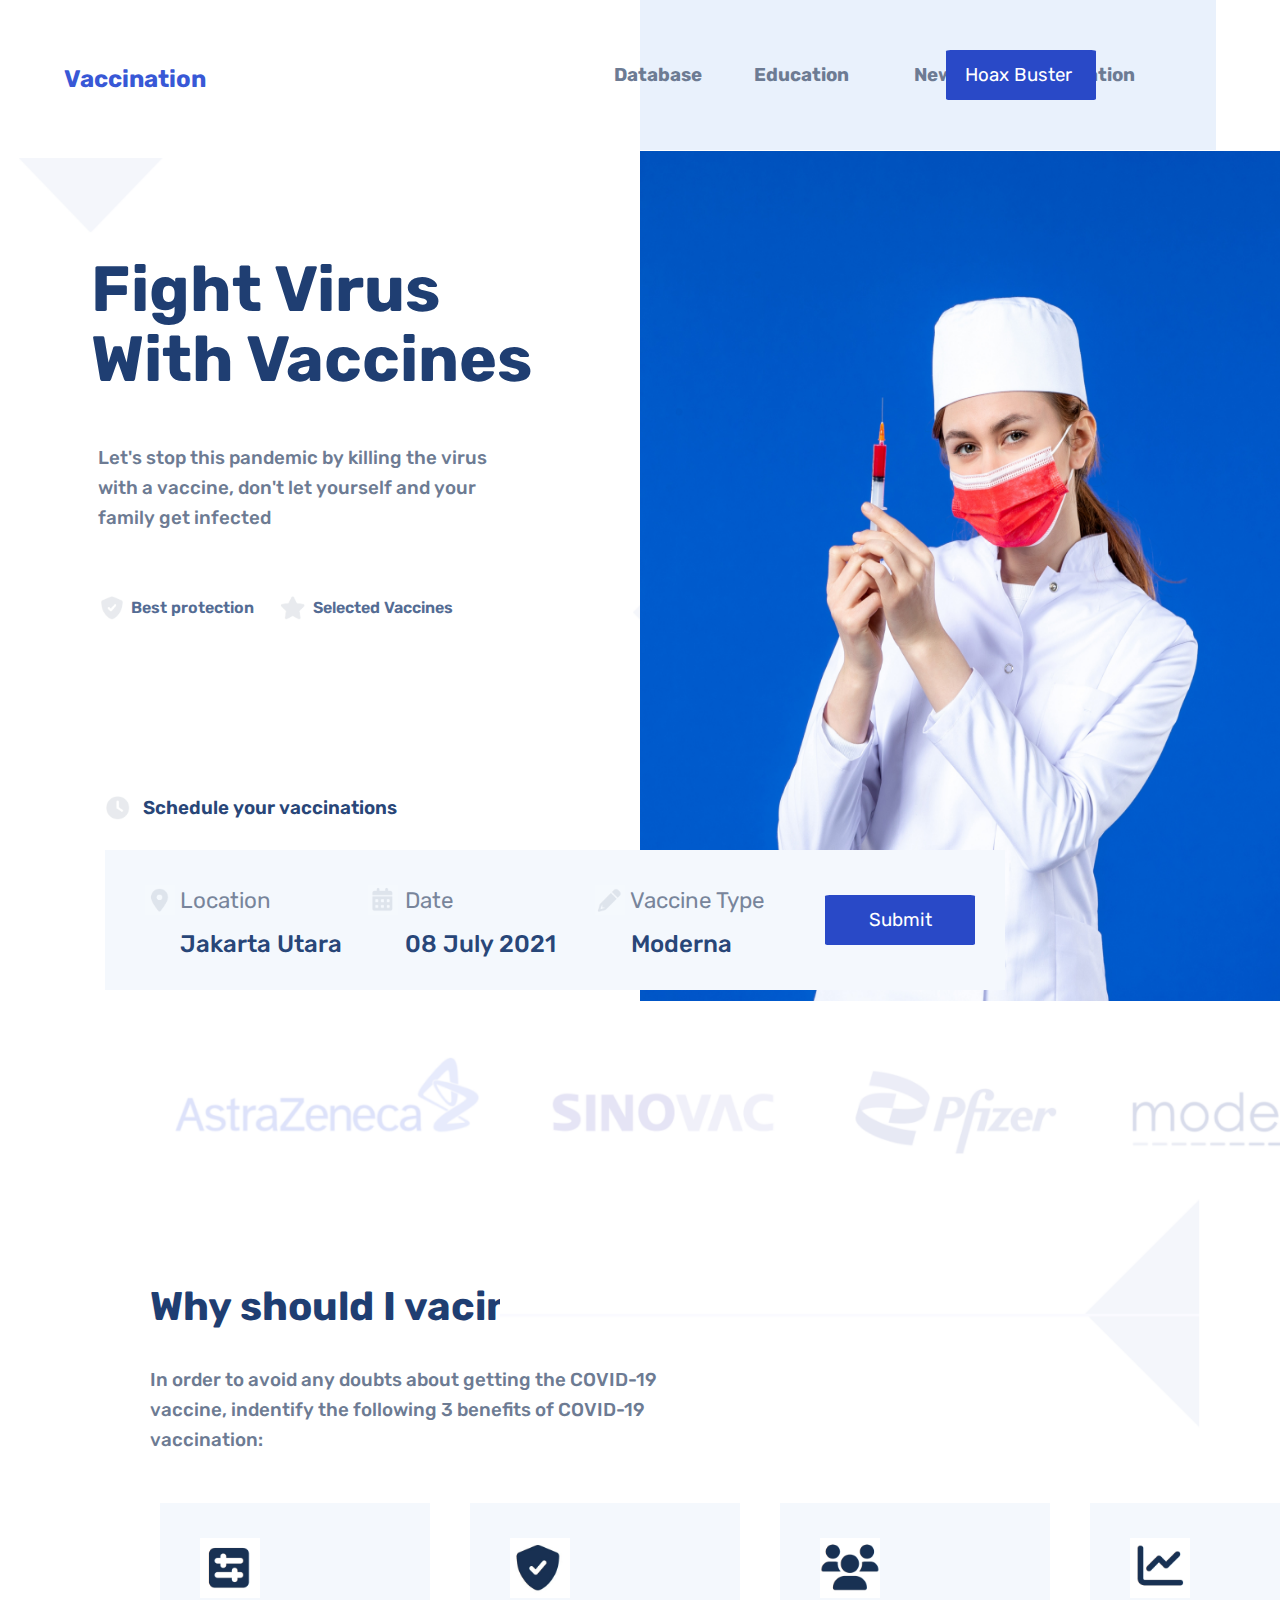
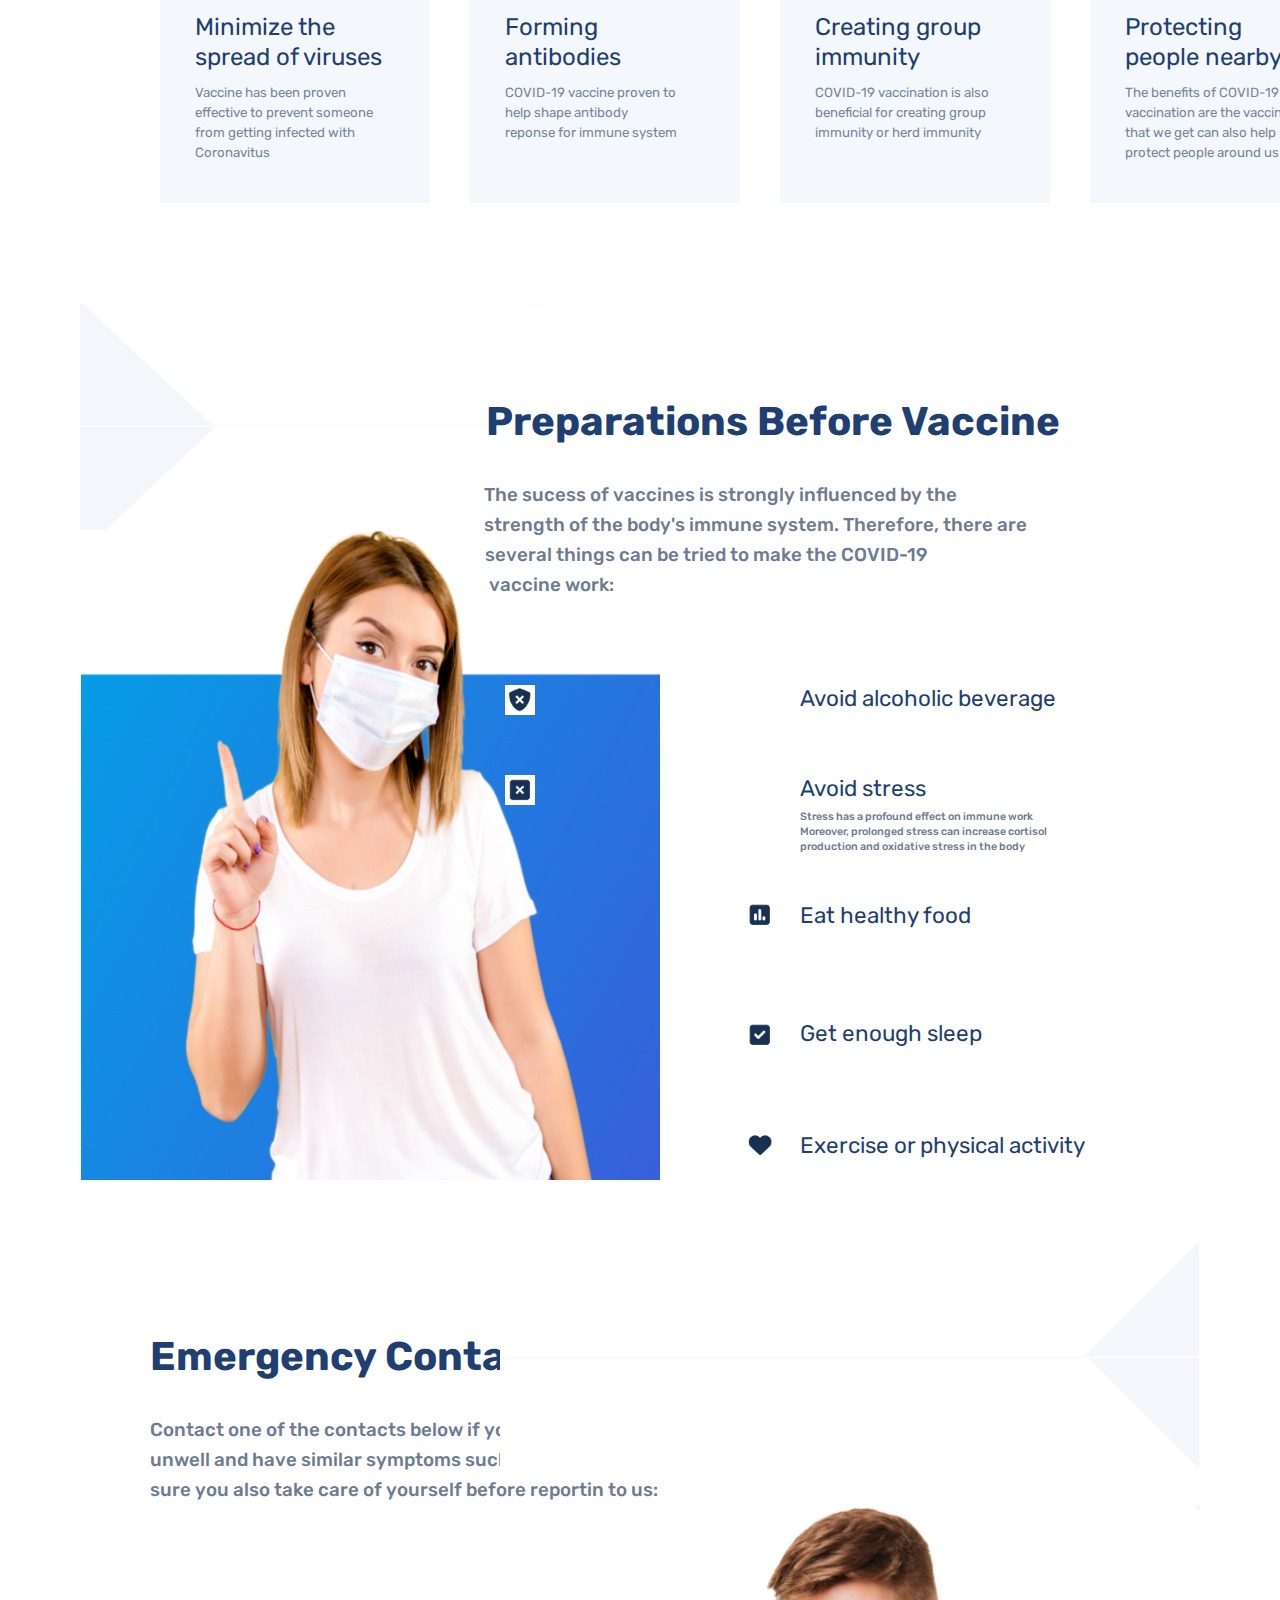
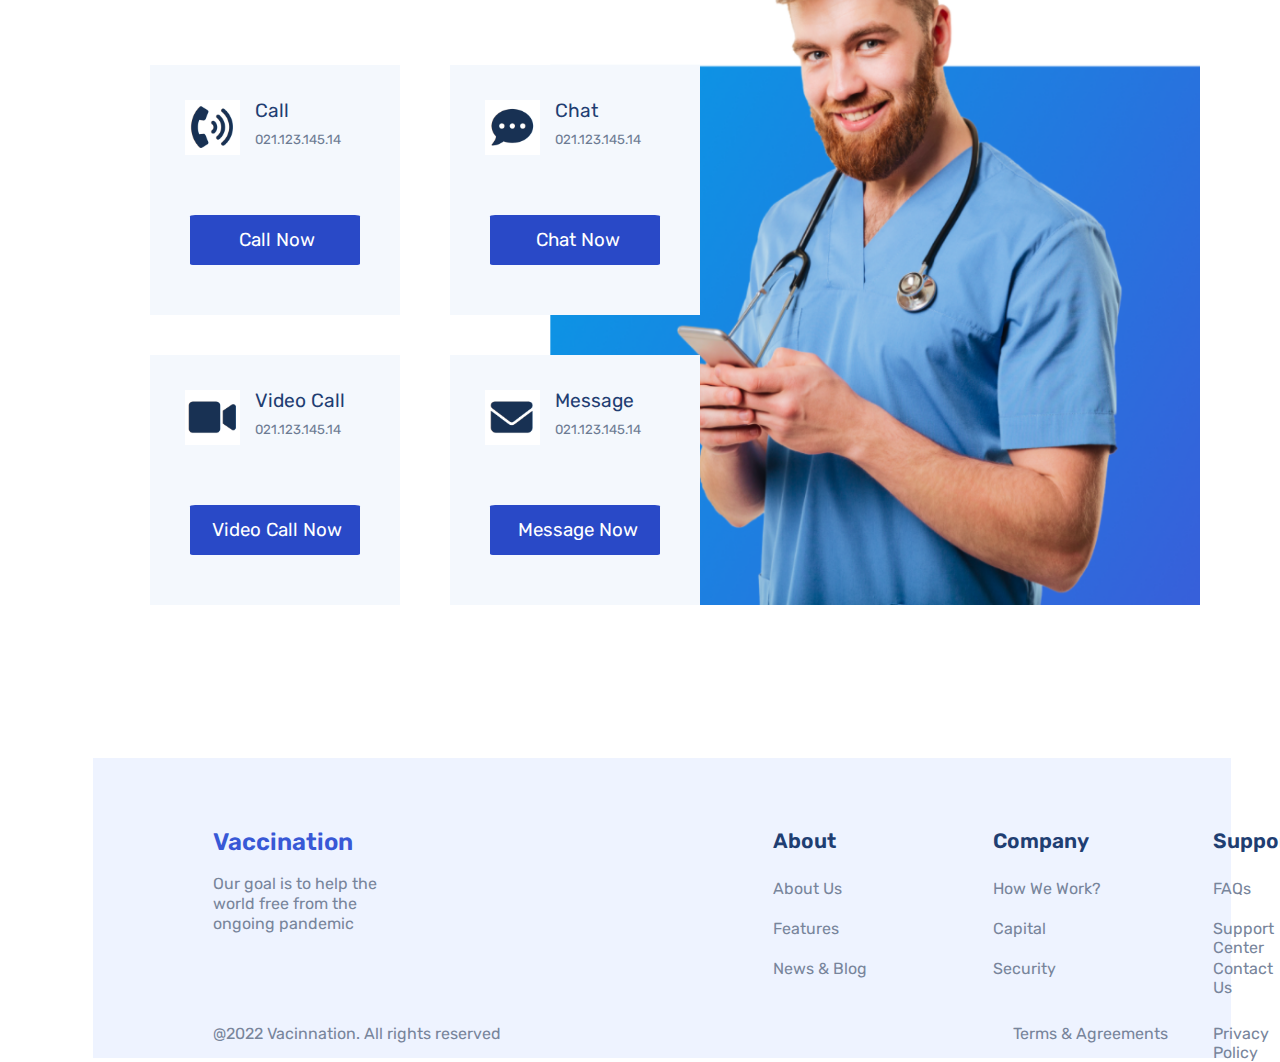
<file: FrontEnd/3.- CSS/Practica/index.html>
<!DOCTYPE html>
<html lang="en">
<head>
    <meta charset="UTF-8">
    <meta http-equiv="X-UA-Compatible" content="IE=edge">
    <meta name="viewport" content="width=device-width, initial-scale=1.0">

    <link rel="preconnect" href="https://fonts.googleapis.com">
    <link rel="preconnect" href="https://fonts.gstatic.com" crossorigin>
    <link href="https://fonts.googleapis.com/css2?family=Rubik:ital,wght@0,300;0,400;0,500;0,600;0,700;0,800;0,900;1,300;1,400;1,500;1,600;1,700;1,800;1,900&family=Shippori+Antique+B1&display=swap" rel="stylesheet">
    <title>Vaccination</title>
    
    <link rel="stylesheet" href="style.css">

</head>
<body>

    <header class="header1">
        <section class="section1 centrar">
            
            <div class="vaccination">

                <h2>Vaccination</h2>

            </div>

            <div class="Rubik">

                <h3 class=" database">Database</h3>
                <h3 class="education">Education</h3>
                <h3 class="news">News</h3>
                <h3 class="regulation">Regulation</h3>
            
            </div>

            <div class="rectangulo">

                <h3 class="hoax">Hoax Buster</h3>

            </div>
        
        </section>

    </header>

    <section class="section2">

        <div class="triangulo1"> 

            <img src="./triangulos/1.png" alt="adorno" width="145px" height="75px">

        </div> 

        <div>

            <h1 class="h1">Fight Virus</h1>
            <h1 class="h2">With Vaccines</h1>

            <h3 class="h3">Let's stop this pandemic by killing the virus</h3>
            <h3 class="h31">with a vaccine, don't let yourself and your</h3>
            <h3 class="h32">family get infected</h3>

        </div>

        <div class="triangulo2">

            <img src="./triangulos/2.png" alt="triangulo2" class="triangulo2">

        </div>

        <div>

            <img src="./iconos/shield.png" alt="icono shield" class="shield">
            <h4 class="shieldtext">Best protection</h4>
            
            <img src="./iconos/star.png" alt="icon star" class="star">
            <h4 class="stardtext">Selected Vaccines</h4>

            <img src="./iconos/schudle.png" alt="icono schudle" class="schudle">
            <h3 class="schudletext">Schedule your vaccinations</h3>
            
        </div>

        

       
    </section>
    <section class="section3">

        <img src="./img/2.jpg" alt="foto enfermera" width="685px" height="850px">
        
    </section> 


        <div class="rectangulo1">

            <img src="./iconos/gps.png" alt="icono location" class="location">
            <h3 class="locationtext">Location</h3>

            <img src="./iconos/dare.png" alt="icono date" class="date">
            <h3 class="datetext">Date</h3>

            <img src="./iconos/pencil.png" alt="icono pencil" class="pencil">
            <h3 class="penciltext">Vaccine Type</h3>

            <h2 class="jakarta">Jakarta Utara</h2>
            <h2 class="july">08 July 2021</h2>
            <h2 class="moderna">Moderna</h2>

            <div class="submitrec">

                <h3 class="submit">Submit</h3>

            </div>
        </div>
        
    <img src="./img/marcas.png" alt="marca vacunas" class="marcas">

    <div>

        <h2 class="whyshould">Why should I vacinne?</h2>

        <img src="./triangulos/3.png" alt="triangulo_raya" class="triangulo_raya">
        
        <h3 class="h321">In order to avoid any doubts about getting the COVID-19</h3>
        <h3 class="h322">vaccine, indentify the following 3 benefits of COVID-19</h3>
        <h3 class="h323">vaccination: </h3>


    </div>

    <div>

        <div class="cuadrado1">

            <img src="./iconos/lines.png" alt="icono lineas" class="lineicon">

            <h2 class="cuadro1text">Minimize the</h2>
            <h2 class="cuadrado1text1">spread of viruses</h2>


            <h5 class="cuadrado1text2">Vaccine has been proven</h5>
            <h5 class="cuadrado1text21">effective to prevent someone</h5>
            <h5 class="cuadrado1text22">from getting infected with</h5>
            <h5 class="cuadrado1text23">Coronavitus</h5>


        </div>

        <div class="cuadrado2">

            <img src="./iconos/shield.jpg" alt="icono shield" class="cuadro2img">

            <h2 class="cuadro2text">Forming</h2>
            <h2 class="cuadrado2text1">antibodies</h2>

            <h5 class="cuadrado1text2">COVID-19 vaccine proven to</h5>
            <h5 class="cuadrado1text21">help shape antibody</h5>
            <h5 class="cuadrado1text22">reponse for immune system</h5>
            

        </div>

        <div class="cuadrado3">

            <img src="./iconos/user.png" alt="icono user" class="cuadro2img">
            <h2 class="cuadro2text">Creating group</h2>
            <h2 class="cuadrado2text1">immunity</h2>

            <h5 class="cuadrado1text2">COVID-19 vaccination is also</h5>
            <h5 class="cuadrado1text21">beneficial for creating group</h5>
            <h5 class="cuadrado1text22">immunity or herd immunity</h5>
           

        </div>

        <div class="cuadrado4">

            <img src="./iconos/graph.png" alt="icono user" class="cuadro2img">
            <h2 class="cuadro2text">Protecting</h2>
            <h2 class="cuadrado2text1">people nearby</h2>

            <h5 class="cuadrado1text2">The benefits of COVID-19</h5>
            <h5 class="cuadrado1text21">vaccination are the vaccine</h5>
            <h5 class="cuadrado1text22">that we get can also help</h5>
            <h5 class="cuadrado1text23">protect people around us</h5>

        </div>

    </div>

    <div>

        <img src="./triangulos/4.png" alt="triangulo4" class="triangulo_raya2">
        <img src="./img/3.png" alt="enfermera" class="noruse">

        <h2 class="preparation">Preparations Before Vaccine</h2>
        <h3 class="preh3">The sucess of vaccines is strongly influenced by the</h3>
        <h3 class="preh31">strength of the body's immune system. Therefore, there are</h3>
        <h3 class="preh32">several things can be tried to make the COVID-19</h3>
        <h3 class="preh33">vaccine work:</h3>

        <img src="./iconos/xshield.png" alt="escudoX" class="shieldX">
        <h3 class="shieldtextX">Avoid alcoholic beverage</h3>

        <img src="./iconos/xsq.png" alt="icono x" class="xsq">
        <h3 class="xsqtext">Avoid stress</h3>

        <h6 class="xsqtext1">Stress has a profound effect on immune work</h6>
        <h6 class="xsqtext2">Moreover, prolonged stress can increase cortisol</h6>
        <h6 class="xsqtext3">production and oxidative stress in the body</h6>

        <img src="./iconos/graphX.png" alt="icono x" class="graphX">
        <h3 class="graphXtext">Eat healthy food</h3>

        <img src="./iconos/squadreSI.png" alt="squadreSI" class="squadreSI">
        <h3 class="squadreSItext">Get enough sleep</h3>

        <img src="./iconos/heart.png" alt="heart" class="heart">
        <h3 class="hearttext">Exercise or physical activity</h3>

    </div>

    <div>

        <h2 class="emergency">Emergency Contact</h2>

        <h3 class="emerh3">Contact one of the contacts below if you or your family feel</h3>
        <h3 class="emerh31">unwell and have similar symptoms such as Covid-19, make</h3>
        <h3 class="emerh32">sure you also take care of yourself before reportin to us:</h3>
    
        <img src="./triangulos/3.png" alt="triangulo" class="trian_ray">
        <img src="./img/4.png" alt="nourse m" class="noursem">

        
        <div class="ucuadro">
            <img src="./iconos/call.png" alt="icono call" class="call">
            <h3 class="calltext">Call</h3>
            <h5 class="calltext1">021.123.145.14</h5>

            <div class="callbutom">

                <h3 class="callnow">Call Now</h3>

            </div>

        </div>

        <div class="ucuadro1">

            <img src="./iconos/chat.png" alt="icono call" class="call">
            <h3 class="calltext">Chat</h3>
            <h5 class="calltext1">021.123.145.14</h5>

            <div class="callbutom">

                <h3 class="callnow1">Chat Now</h3>

            </div>

        </div>

        <div class="ucuadro2">

            <img src="./iconos/videocall.png" alt="icono call" class="call">
            <h3 class="calltext">Video Call</h3>
            <h5 class="calltext1">021.123.145.14</h5>

            <div class="callbutom">

                <h3 class="callnow2">Video Call Now</h3>

            </div>

        </div>
        <div class="ucuadro3">

            <img src="./iconos/message.png" alt="icono call" class="call">
            <h3 class="calltext">Message</h3>
            <h5 class="calltext1">021.123.145.14</h5>

            <div class="callbutom">

                <h3 class="callnow3">Message Now</h3>

            </div>

        </div>

    </div>

    <section class="fot">

        <h2 class="fontVacc">Vaccination</h2>
        <h4 class="fontext1">Our goal is to help the</h4>
        <h4 class="fontext2">world free from the</h4>
        <h4 class="fontext3">ongoing pandemic</h4>
        <h4 class="fontext4">@2022 Vacinnation. All rights reserved</h4>
        <h4 class="fontext5">Terms & Agreements</h4>
        <h4 class="fontext6">Privacy Policy</h4>

        <h3 class="about">About</h3>
        <h4 class="abotutext">About Us</h4>
        <h4 class="abotutext1">Features</h4>
        <h4 class="abotutext2">News & Blog</h4>

        <h3 class="company">Company</h3>
        <h4 class="companytext">How We Work?</h4>
        <h4 class="companytext1">Capital</h4>
        <h4 class="companytext2">Security</h4>

        <h3 class="suppor">Support</h3>
        <h4 class="supportext">FAQs</h4>
        <h4 class="supportext1">Support Center</h4>
        <h4 class="supportext2">Contact Us</h4>

    </section>
    

</body>
</html>
</file>
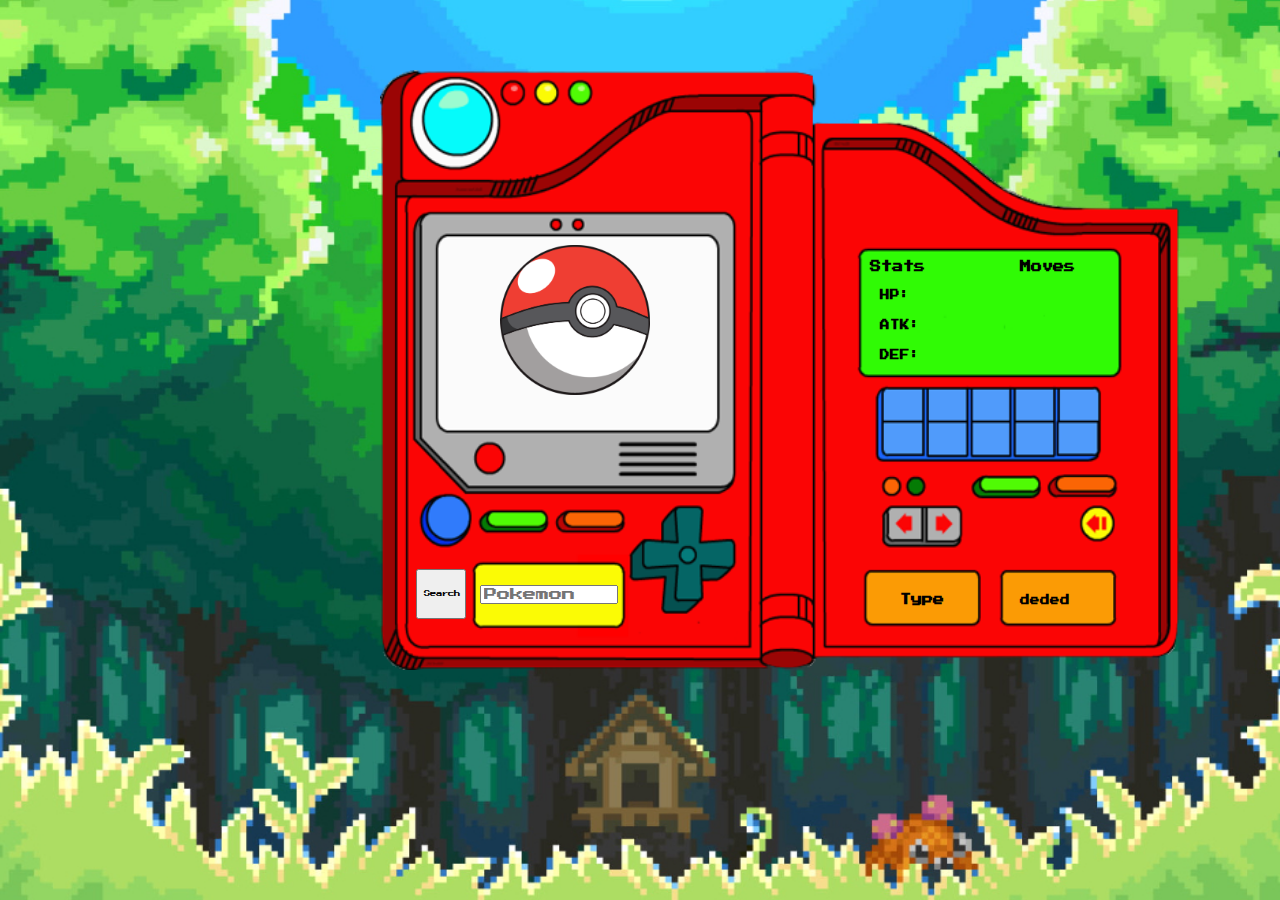
<file: FrontEnd/4.- JS/Practica/index.html>
<!DOCTYPE html>
<html lang="en">
<head>
    <meta charset="UTF-8">
    <meta http-equiv="X-UA-Compatible" content="IE=edge">
    <meta name="viewport" content="width=device-width, initial-scale=1.0">
    <title>Pokedex</title>

    <link rel="preconnect" href="https://fonts.googleapis.com">
    <link rel="preconnect" href="https://fonts.gstatic.com" crossorigin>
    <link href="https://fonts.googleapis.com/css2?family=Press+Start+2P&display=swap" rel="stylesheet">
    <link rel="stylesheet" href="./style.css">


</head>
<body>

    <div>

       <img src="./img/poke.png" alt="poke" class="pokedex">
       <img src="./img/pokeball.png" alt="pokeball" class="pokeball" id="pokeImg">

       <input type="text" placeholder="Pokemon" name="pokeName"  class="pokeId" id="pokeName">
       <button class="searchPokemon" onclick="fetchPokemon()">Search</button>

       <h3 class="nombrePoke"></h3>
       <h3 class="num"></h3>
       <h3 class="idPoke"></h3>

       <h3 class="stats">Stats</h3>
       <h3 class="hp">HP:</h3>
       <h3 class="atk">ATK:</h3>
       <h3 class="def">DEF:</h3>
       
       <h3 class="hp1"></h3>
       <h3 class="atk1"></h3>
       <h3 class="def1"></h3>

       <h3 class="move">Moves</h3>
       <h3 class="mov1"></h3>
       <h3 class="mov2"></h3>
       <h3 class="mov3"></h3>


       <h3 class="type">Type</h3>
       <h3 class="type1">deded</h3>
       <h3 class="type2"></h3>
       <h3 class="type3"></h3>
    </div>
    
</body>

<footer> 
    
    <script src="./app.js"></script>

</footer>
</html>
</file>
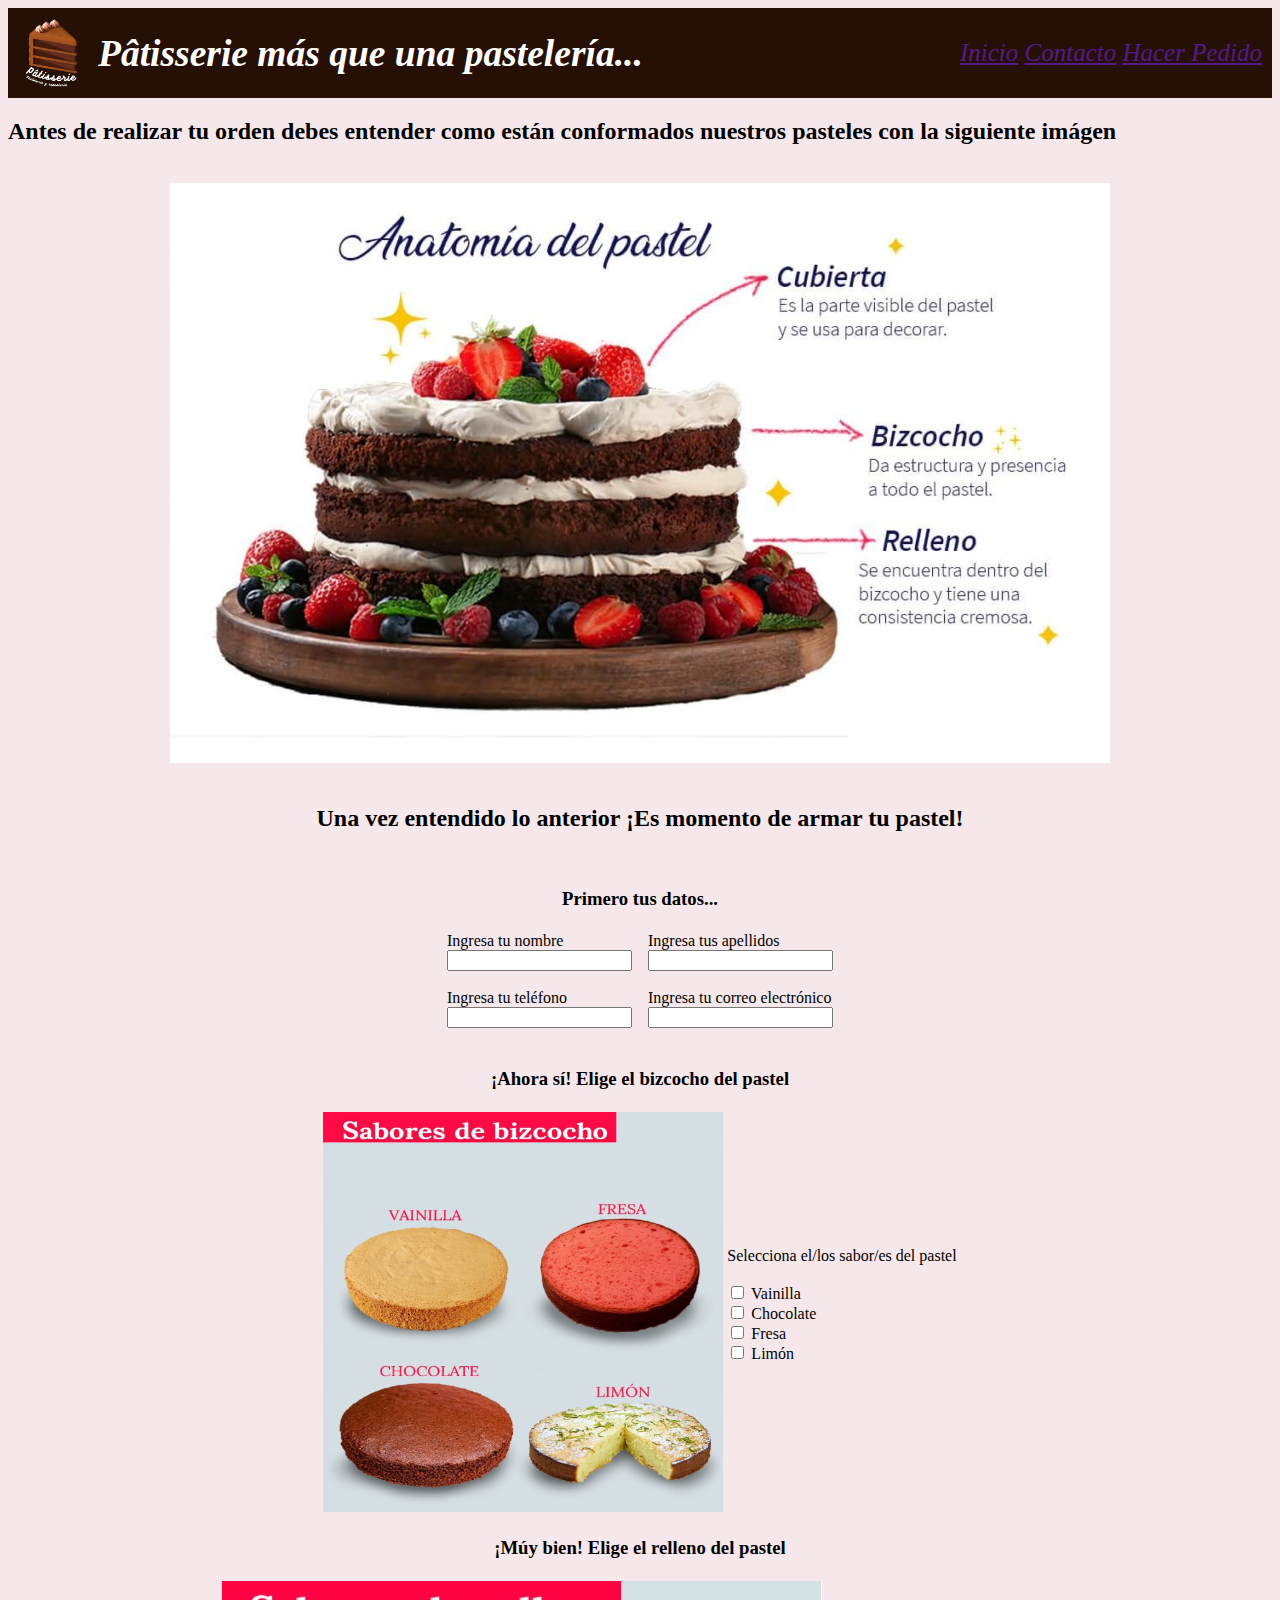
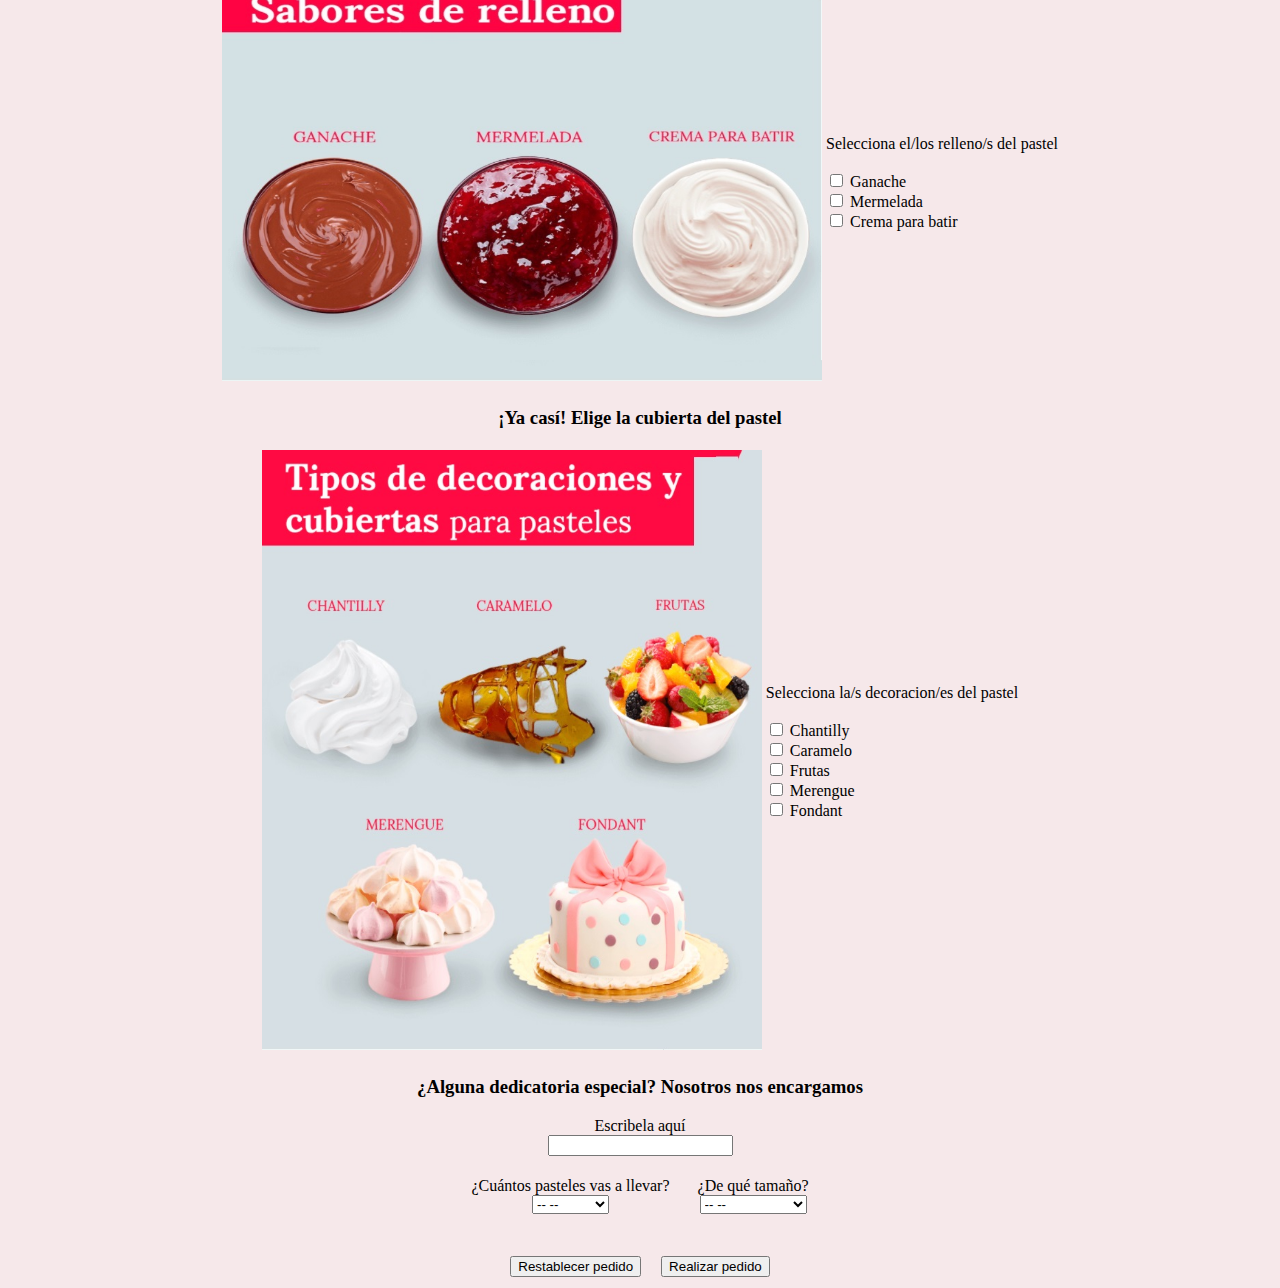
<file: FrontEnd/2.- HTML/Pasteleria/paginaCliente.html>
<!DOCTYPE html>
<html lang="en">
<head>
    <meta charset="UTF-8">
    <meta http-equiv="X-UA-Compatible" content="IE=edge">
    <meta name="viewport" content="width=device-width, initial-scale=1.0">
    <title>Document</title>
    <style>

        header {
            display: flex;
            height: 70px;
            background-color: rgb(38, 16, 5);
            justify-content: space-between;
            align-items: center;
            font-size: 25px;
            color: white;
            padding: 10px;
            font-style: oblique;

        }

        body{

            background-color: rgb(246, 232, 234);
        }

        .logo{
            display: flex ;
            align-items: center;
        }
        
        .logo img{
            height: 70px;
            margin-right: 10px;
        }

    </style>


</head>
<body>

    <header>

        <div class="logo">

            <img src="./img/logo.png" alt="logo pasteleria" class="logo">
            <h2 class="frase">Pâtisserie más que una pastelería...</h2>

        </div>

        <div>

            <nav>
                
                <a href="" class="link">Inicio</a>
                <a href="" class="link">Contacto</a>
                <a href="" class="link">Hacer Pedido</a>


            </nav>

        </div>
        
    </header>
    <h2>Antes de realizar tu orden debes entender como están conformados nuestros pasteles con la siguiente imágen</h2><br>
    <center> <img src="./img/1.jpg" alt="COomposición de un pastel"> </center> <br>

    <center><h2>Una vez entendido lo anterior ¡Es momento de armar tu pastel!</h2> </center><br>

    <center>

    <h3>Primero tus datos...</h3>
    <form action="" id="pedido">
    <table>
        <td>

            <label for="nombre">Ingresa tu nombre</label><br>
            <input type="text" name="nombre" id="nombre" form="pedido"><br> <br>

            <label for="telefono">Ingresa tu teléfono</label><br>
            <input type="tel" id="telefono" name="telefono" form="pedido" maxlength="10"><br><br>

        </td>

        <td></td>
        <td></td>
        <td></td>
        <td>
            
            <label for="apellidos">Ingresa tus apellidos</label><br>
            <input type="text" name="apellidos" id="apellidos" form="pedido"><br><br>

            <label for="correo">Ingresa tu correo electrónico</label><br>
            <input type="email" id="correo" name="correo" form="pedido" ><br><br>

        </td>


    </table>
   
        
    
    
    <h3>¡Ahora sí! Elige el bizcocho del pastel</h3>
    
    <table>

        <tr>
            <td><img src="./img/2.jpg" alt="Bizcocho del pastel" width="400" height="400"></td>
            <td> Selecciona el/los sabor/es del pastel <br> <br>
                <input type="checkbox" id="Vainilla" name="Vainilla" value="Vainilla" form="pedido">
                <label for="topping1">Vainilla</label><br>
                <input type="checkbox" id="Chocolate" name="Chocolate" value="Chocolate" form="pedido">
                <label for="topping2">Chocolate</label><br>
                <input type="checkbox" id="Fresa" name="Fresa" value="Fresa">
                <label for="topping3">Fresa</label><br>
                <input type="checkbox" id="Limon" name="Limon" value="Limon">
                <label for="topping3">Limón</label><br><br>

            </td>

        </tr>    

    </table>

    <h3>¡Múy bien! Elige el relleno del pastel</h3>
    
    <table>

        <tr>
            <td><img src="./img/3.jpg" alt="Relleno del pastel" width="600" height="400"></td>

            <td> Selecciona el/los relleno/s del pastel <br> <br>
                <input type="checkbox" id="Ganache" name="Ganache" value="Ganache" form="pedido">
                <label for="topping1">Ganache</label><br>
                <input type="checkbox" id="Mermelada" name="Mermelada" value="Mermelada" form="pedido">
                <label for="topping2">Mermelada</label><br>
                <input type="checkbox" id="Crema" name="Crema" value="Crema" form="pedidos">
                <label for="topping3">Crema para batir<label><br>
                

            </td>

        </tr>    

    </table>

    <h3>¡Ya casí! Elige la cubierta del pastel</h3>
    
    <table>

        <tr>
            <td><img src="./img/4.jpg" alt="Relleno del pastel" width="500" height="600"></td>

            <td> Selecciona la/s decoracion/es del pastel <br> <br>
                <input type="checkbox" id="Chantilly" name="Chantilly" value="Chantilly" form="pedido">
                <label for="topping1">Chantilly</label><br>
                <input type="checkbox" id="Caramelo" name="Caramelo" value="Caramelo" form="pedido">
                <label for="topping2">Caramelo</label><br>
                <input type="checkbox" id="Frutas" name="Frutas" value="Frutas" form="pedidos">
                <label for="topping3">Frutas<label><br>
                <input type="checkbox" id="Merengue" name="Merengue" value="Merengue" form="pedidos">
                <label for="topping3">Merengue<label><br>
                <input type="checkbox" id="Fondant" name="Fondant" value="Fondant" form="pedidos">
                <label for="topping3">Fondant<label><br>

            </td>

        </tr>    

    </table>


    <h3>¿Alguna dedicatoria especial? Nosotros nos encargamos</h3>
    <label for="descrripcion">Escribela aquí</label><br>
    <input type="text" name="descrripcion" id="descrripcion" form="pedido"><br><br>

    <table>

        <tr>
            <td>
            <label for="cantidadPasteles">¿Cuántos pasteles vas a llevar? </label> <br>
            <center>
            <select id="cantidadPasteles" name="cantidadPasteles">
            <option value="sinCantidad">-- --</option>
            <option value="1">1</option>
            <option value="2">2</option>
            <option value="3">3</option>
            <option value="4">4</option>
            <option value="5">5</option>
            <option value="mas">Más de 5</option>
            </select> 
            </center>

            </td>
            
            <td></td>
            <td></td>
            <td></td>
            <td></td>
            <td></td>
            <td></td>

            <td>

                <label for="tamanoPastel">¿De qué tamaño? </label> <br>
                <center>
                <select id="tamanoPastel" name="tamanoPastel">
                <option value="sinTamano">-- --</option>
                <option value="chico">Chico $250</option>
                <option value="mediano">Mediano $400</option>
                <option value="grande">Grande $700</option>
                </center>
            </td>

        </tr>


    </table> <br><br>

    <table>

        <tr>
            <td>
                <input type="reset" form="pedido" value="Restablecer pedido">
            </td>

            <td></td>
            <td></td>
            <td></td>
            <td></td>

            <td>
                <input type="button" id="boton1" name="boton1" value="Realizar pedido" onclick="alert('¡Pedido realizado con éxito!');">
            </td>
        </tr>

    </table>
    
    </center>

    </form>

    
</body>
</html>
</file>
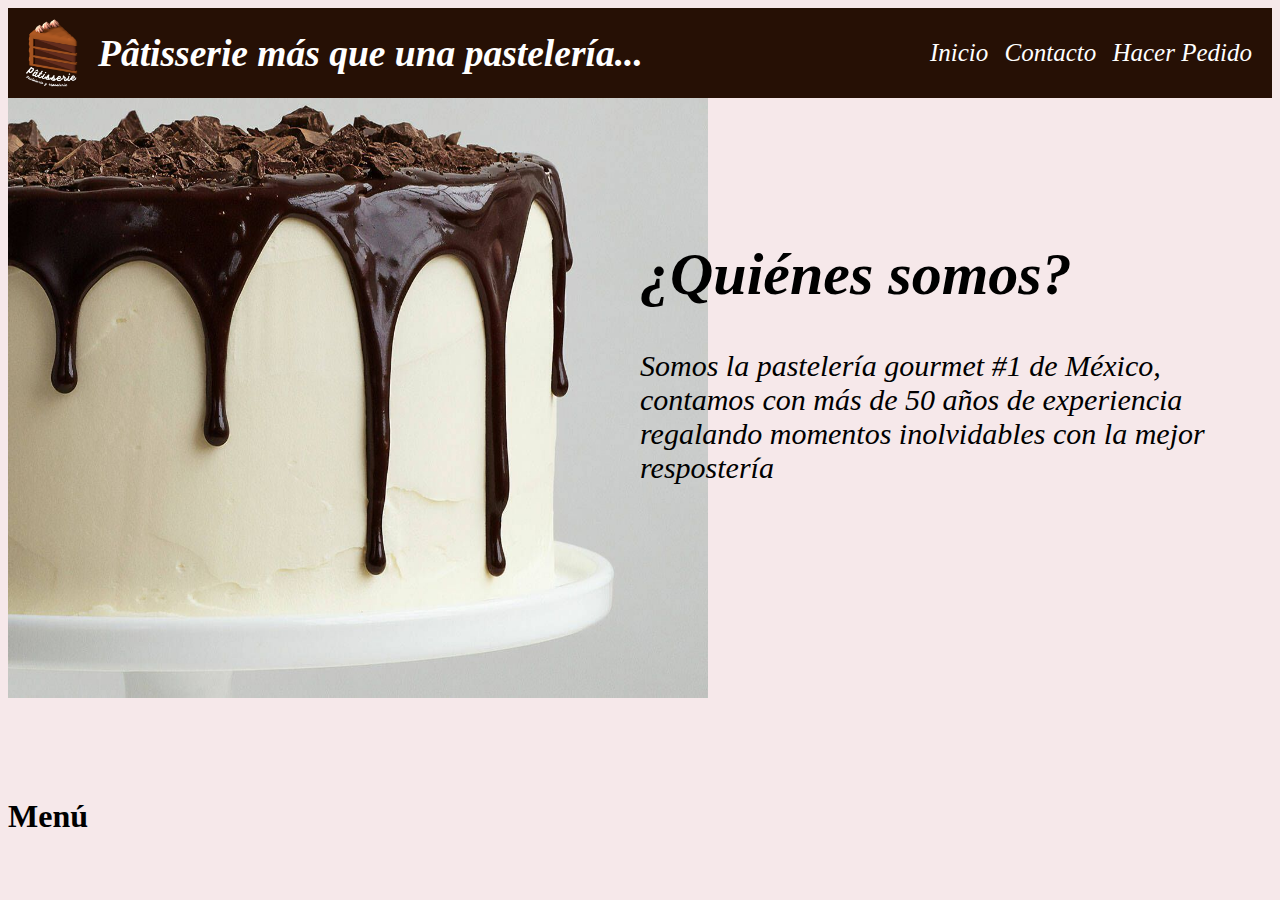
<file: FrontEnd/2.- HTML/Pasteleria/paginaInicio.html>
<!DOCTYPE html>
<html lang="en">
<head>
    <meta charset="UTF-8">
    <meta http-equiv="X-UA-Compatible" content="IE=edge">
    <meta name="viewport" content="width=device-width, initial-scale=1.0">
    <title>Document</title>
    <style>

        header {
            display: flex;
            height: 70px;
            background-color: rgb(38, 16, 5);
            justify-content: space-between;
            align-items: center;
            font-size: 25px;
            color: white;
            padding: 10px;
            font-style: oblique;

        }

        body{

            background-color: rgb(246, 232, 234);


        }

        

        a{
            text-decoration: none;
            color: white;

        }

        .logo{
            display: flex ;
            align-items: center;
        }
        
        .logo img{
            height: 70px;
            margin-right: 10px;
        }

        nav a{

            font-weight: 200;
            padding-right: 10px;
            font-size: 10;

        }

        section nav{

            float: left;
            width: 50%;
            height: 700px;
            /* only for demonstration, should be removed */
            
            
            
        }

        article {
            justify-content: center;
            float: right;
            width: 50%;
            height: 700px;
            font-size: 30px;
            font-style: oblique;
        }

    </style>


</head>
<body>

    <header>

        <div class="logo">

            <img src="./img/logo.png" alt="logo pasteleria" class="logo">
            <h2 class="frase">Pâtisserie más que una pastelería...</h2>

        </div>

        <div>

            <nav>
                
                <a href="" class="link">Inicio</a>
                <a href="" class="link">Contacto</a>
                <a href="" class="link">Hacer Pedido</a>


            </nav>

        </div>
        
    </header>

    <section>

        <nav>

            <img src="img/5.jpg" alt="pastel" width="700" height="600">
            

        </nav>

        <article>
            
            <br><br><br>
            <h1>¿Quiénes somos?</h1>
            <p>Somos la pastelería gourmet #1 de México, contamos con más de 50 años de experiencia regalando momentos inolvidables con la mejor respostería </p>
            


        </article>

    </section>

    <h1>Menú</h1>
    
    
    
</body>
</html>
</file>
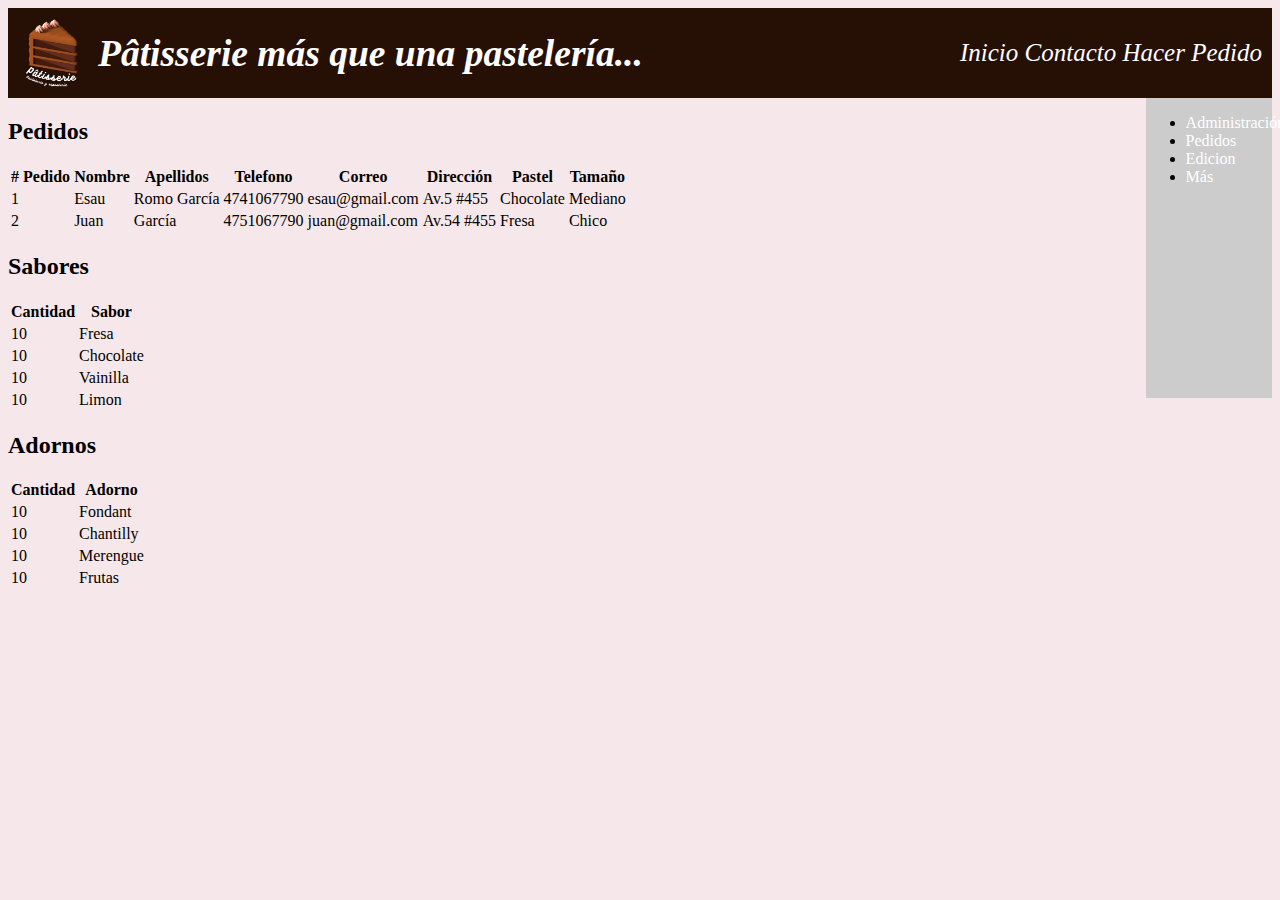
<file: FrontEnd/2.- HTML/Pasteleria/pastelero.html>
<!DOCTYPE html>
<html lang="en">
<head>
    <meta charset="UTF-8">
    <meta http-equiv="X-UA-Compatible" content="IE=edge">
    <meta name="viewport" content="width=device-width, initial-scale=1.0">
    <title>Document</title>
    <style>

        header {
            
            display: flex;
            height: 70px;
            background-color: rgb(38, 16, 5);
            justify-content: space-between;
            align-items: center;
            font-size: 25px;
            color: white;
            padding: 10px;
            font-style: oblique;
            
        }

        body{

            background-color: rgb(246, 232, 234);

        }

        
        a{
            text-decoration: none;
            color: white;

        }

        .logo{
            display: flex ;
            align-items: center;
        }
        
        .logo img{
            height: 70px;
            margin-right: 10px;
        }

        section nav {
            float: right;
            width: 10%;
            height: 300px;
            /* only for demonstration, should be removed */
            background: #ccc;
    
        }
    
        article {

            float: left;
            width: 90%;
            height: 300px;
        }

        article h1{

            text-justify: center;
            font-style: oblique;
            font-size: 30px;

        }

    </style>

</head>
<body>

    <header>

        <div class="logo">

            <img src="./img/logo.png" alt="logo pasteleria" class="logo">
            <h2 class="frase">Pâtisserie más que una pastelería...</h2>

        </div>

        <div>

            <nav>
                
                <a href="" class="link">Inicio</a>
                <a href="" class="link">Contacto</a>
                <a href="" class="link">Hacer Pedido</a>


            </nav>

        </div>
        
    </header>

    <section>
        <nav>
            <ul>
                <li><a href="#">Administración</a></li>
                <li><a href="#">Pedidos</a></li>
                <li><a href="#">Edicion</a></li>
                <li><a href="#">Más</a></li>
            </ul>
        </nav>

        <article>

            <h2>Pedidos</h2>

            <table>
                <tr> <!-- Filas en la tabla-->

                    <th># Pedido</th>  <!-- Nombre de las columnas-->
                    <th>Nombre</th>
                    <th>Apellidos</th>
                    <th>Telefono</th>
                    <th>Correo</th>
                    <th>Dirección</th>
                    <th>Pastel</th>
                    <th>Tamaño</th>


                </tr>
    
                <tr>
                    <td>1</td> 
                    <td>Esau</td>
                    <td>Romo García</td>
                    <td>4741067790</td>
                    <td>esau@gmail.com</td>
                    <td>Av.5 #455</td>
                    <td>Chocolate</td>
                    <td>Mediano</td>

                </tr>
    
                <tr>
                    <td>2</td> 
                    <td>Juan</td>
                    <td>García</td>
                    <td>4751067790</td>
                    <td>juan@gmail.com</td>
                    <td>Av.54 #455</td>
                    <td>Fresa</td>
                    <td>Chico</td>

                </tr>

            </table>

            <h2>Sabores</h2>

            <table>
                <tr> <!-- Filas en la tabla-->

                    <th>Cantidad</th>  <!-- Nombre de las columnas-->
                    <th>Sabor</th>
                </tr>
    
                <tr>
                    <td>10</td> 
                    <td>Fresa</td>
                </tr>
    
                <tr>
                    <td>10</td> 
                    <td>Chocolate</td>
                </tr>

                <tr>
                    <td>10</td> 
                    <td>Vainilla</td>
                </tr>

                <tr>
                    <td>10</td> 
                    <td>Limon</td>
                </tr>

            </table>

            <h2>Adornos</h2>

            <table>
                <tr> <!-- Filas en la tabla-->

                    <th>Cantidad</th>  <!-- Nombre de las columnas-->
                    <th>Adorno</th>
                </tr>
    
                <tr>
                    <td>10</td> 
                    <td>Fondant</td>
                </tr>
    
                <tr>
                    <td>10</td> 
                    <td>Chantilly</td>
                </tr>

                <tr>
                    <td>10</td> 
                    <td>Merengue</td>
                </tr>

                <tr>
                    <td>10</td> 
                    <td>Frutas</td>
                </tr>

            </table>
        </article>
    </section>
    
</body>
</html>
</file>
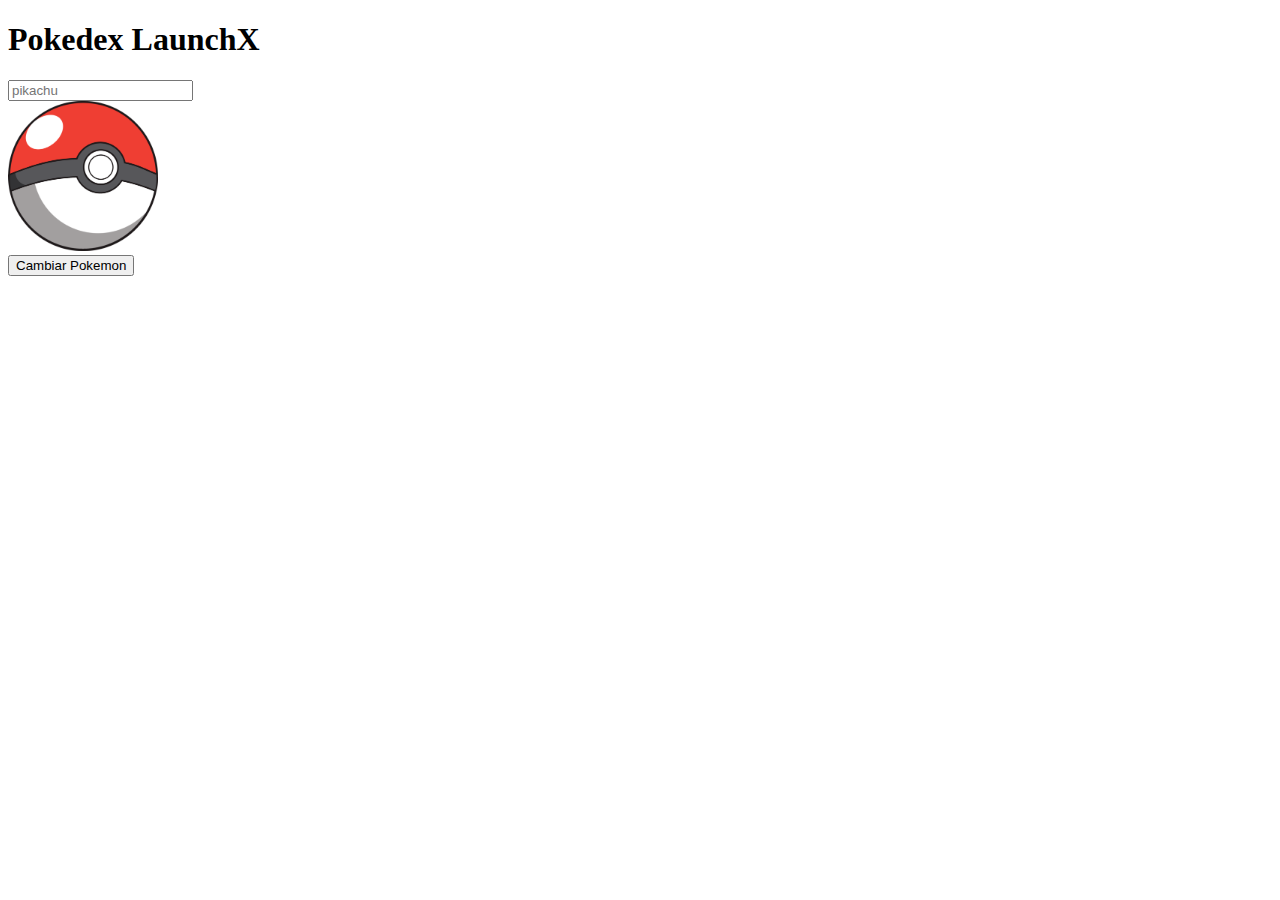
<file: FrontEnd/4.- JS/Clase3/pokedex.html>
<!DOCTYPE html>
<html lang="en">
<head>
    <meta charset="UTF-8">
    <meta http-equiv="X-UA-Compatible" content="IE=edge">
    <meta name="viewport" content="width=device-width, initial-scale=1.0">
    <title>Document</title>
    
</head>
<body>

    <h1>Pokedex LaunchX</h1>
    <input type="text" placeholder="pikachu" name="pokeName" id="pokeName"><br>
    <img src="./img/pokeball.png" alt="Pokemon" id="pokeImg" width="150px"><br>
    
    <!--Mandar a llamar una función con un boton-->
    <button onclick="fetchPokemon()">Cambiar Pokemon</button>
    
</body>

<footer>
    <script src="./poke.js"></script>
</footer>
</html>
</file>
<file: FrontEnd/3.- CSS/Practica/style.css>
header{

            height: 150px;
            
        }

        .section1{

            background: linear-gradient(90deg, rgba(255,255,255,1) 50%, rgba(233,241,252,1) 50%);
            width: 90%;
            height: 150px;
            position: relative;
            top: 0px;
            transform: translate(0%, 0%);
            
        }


        .vaccination{

            color: rgb( 56, 88, 214);
            font-family: "Rubik", sans-serif;
            font-weight: 700;
            position: absolute;
            top: 45px;
        }

        .Rubik{
            font-family: "Rubik", sans-serif;
            font-weight: 300;
            color: rgb( 109, 123, 147);
        }

        .database{

            position: absolute;
            top: 45px;
            left: 550px;
        }

        .education{

            position: absolute;
            top: 45px;
            left: 690px;

        }

        .news{

            position: absolute;
            top: 45px;
            left: 850px;
        }

        .regulation{

            position: absolute;
            top: 45px;
            left: 970px;
        }

        .rectangulo{
            position: absolute;
            border-radius: 3%;
            background-color: rgb(41, 73, 199);
            height: 50px;
            width: 150px;
            top: 50px;
            right: 120px;

        }

        .hoax{
            position: absolute;
            font-family: "Rubik", sans-serif;
            font-weight: 400;
            color: white;
            top: 0px;
            transform: translate(18%, -25%);
        }

        .centrar{

            position: absolute;
            top: 0%;
            left: 50%;
            transform: translate(-50%, 0%);
        }

        .section2{

            width: 45%;
            position: relative;
            top: 0px;
            transform: translate(0%, 0%);

        }  

        .triangulo1 {

            position: absolute;
            top: 0%;
            left: 2%;
        }

        .triangulo2{

            position: absolute;
            top: 160px;
            left: 312px;
            height: 270px;
        }

        .h1 {
            font-family: "Rubik", sans-serif;
            color: rgb(31, 62, 114);
            font-size: 400%;
            position: absolute;
            top: 50px;
            left: 83px;
        }

        .h2 {

            font-family: "Rubik", sans-serif;
            color: rgb(31, 62, 114);
            font-size: 400%;
            position: absolute;
            top: 120px;
            left: 83px;
        }

        .h3{

            font-family: "Rubik", sans-serif;
            font-weight: 500;
            color: rgb( 109, 123, 147);
            position: absolute;
            top: 270px;
            left: 90px;

        }

        .h31{

            font-family: "Rubik", sans-serif;
            font-weight: 500;
            color: rgb( 109, 123, 147);
            position: absolute;
            top: 300px;
            left: 90px;

        }

        .h32 {

            font-family: "Rubik", sans-serif;
            font-weight: 500;
            color: rgb( 109, 123, 147);
            position: absolute;
            top: 330px;
            left: 90px;
        }

        .shield{
            
            filter: opacity(10%);
            position: absolute;
            top: 435px;
            left: 90px;
            width: 30px;
            height: 30px;
        }

        .shieldtext{

            font-family: "Rubik", sans-serif;
            color: rgb(84, 108, 148);
            position: absolute;
            font-weight: 600;
            top: 419px;
            left: 123px;

        }

        .star{
            
            filter: opacity(10%);
            position: absolute;
            top: 435px;
            left: 270px;
            width: 30px;
            height: 30px;
        }

        .stardtext{

            font-family: "Rubik", sans-serif;
            color: rgb(84, 108, 148);
            position: absolute;
            font-weight: 600;
            top: 419px;
            left: 305px;

        }

        .schudle{
            
            filter: opacity(10%);
            position: absolute;
            top: 635px;
            left: 95px;
            width: 30x;
            height: 30px;
        }

        .schudletext{
            
            font-family: "Rubik", sans-serif;
            color: rgb(40, 70, 120);
            position: absolute;
            font-weight: 600;
            top: 620px;
            left: 135px;
        }

        .rectangulo1{

            background-color: rgb(244, 248, 253);
            height: 140px;
            width: 900px;
            position: absolute;
            top: 850px;
            left: 105px;
        }

        .location{

            filter: opacity(10%);
            position: absolute;
            top: 35px;
            left: 40px;
            width: 30x;
            height: 30px;

        }

        .locationtext{

            font-family: "Rubik", sans-serif;
            font-weight: 400;
            font-size: 140%;
            color: rgb( 120, 133, 155);
            position: absolute;
            top: 15px;
            left: 75px;

        }

        .date{

            filter: opacity(10%);
            position: absolute;
            top: 35px;
            left: 263px;
            width: 30x;
            height: 30px;

        }

        .datetext{

            font-family: "Rubik", sans-serif;
            font-weight: 400;
            font-size: 140%;
            color: rgb( 120, 133, 155);
            position: absolute;
            top: 15px;
            left: 300px;
        }

        .pencil{

            filter: opacity(10%);
            position: absolute;
            top: 35px;
            left: 490px;
            width: 30x;
            height: 30px;   

        }

        .penciltext{

            font-family: "Rubik", sans-serif;
            font-weight: 400;
            font-size: 140%;
            color: rgb( 120, 133, 155);
            position: absolute;
            top: 15px;
            left: 525px; 

        }

        .jakarta{

            font-family: "Rubik", sans-serif;
            color: rgb(40, 70, 120);
            position: absolute;
            font-weight: 500;
            top: 60px;
            left: 75px;

        }

        .july{

            font-family: "Rubik", sans-serif;
            color: rgb(40, 70, 120);
            position: absolute;
            font-weight: 500;
            top: 60px;
            left: 300px;

        }

        .moderna{

            font-family: "Rubik", sans-serif;
            color: rgb(40, 70, 120);
            position: absolute;
            font-weight: 500;
            top: 60px;
            left: 526px;

        }

        .submitrec{

            position: absolute;
            border-radius: 3%;
            background-color: rgb(41, 73, 199);
            height: 50px;
            width: 150px;
            top: 45px;
            left: 720px;

        }

        .submit{

            position: absolute;
            font-family: "Rubik", sans-serif;
            font-weight: 400;
            color: white;
            top: 0px;
            transform: translate(70%, -25%);

        }

        .section3{

            width: 50%;
            position:absolute;
            top: 151px;
            right: 0px;
            
        }

        .marcas{

            position: absolute;
            top: 1050px;
            left: 150px;
            width: 1250px;

        }

        .whyshould{

            font-family: "Rubik", sans-serif;
            color: rgb(31, 62, 114);
            font-size: 250%;
            position: absolute;
            top: 1250px;
            left: 150px;
        }

        .h321{

            font-family: "Rubik", sans-serif;
            font-weight: 500;
            color: rgb( 109, 123, 147);
            position: absolute;
            top: 1350px;
            left: 150px;
        }

        .h322{

            font-family: "Rubik", sans-serif;
            font-weight: 500;
            color: rgb( 109, 123, 147);
            position: absolute;
            top: 1380px;
            left: 150px;

        }

        .h323{

            font-family: "Rubik", sans-serif;
            font-weight: 500;
            color: rgb( 109, 123, 147);
            position: absolute;
            top: 1410px;
            left: 150px;

        }

        .triangulo_raya{

            position: absolute;
            width: 700px;
            top: 1193px;
            right: 80px;
        }

        .cuadrado1{

            background-color: rgb(244, 248, 253);
            position: absolute;
            width: 270px;
            height: 300px;
            top: 1503px;
            left: 160px;
        }

        .cuadro1text{

            font-family: "Rubik", sans-serif;
            font-weight: 400;
            color: rgb( 31, 62, 114);
            position: absolute;
            top: 90px;
            left: 35px;

        }

        .cuadrado1text1{

            font-family: "Rubik", sans-serif;
            font-weight: 400;
            color: rgb( 31, 62, 114);
            position: absolute;
            top: 120px;
            left: 35px;
        }

        .cuadrado1text2{

            font-family: "Rubik", sans-serif;
            font-weight: 400;
            color: rgb( 120, 133, 155);
            position: absolute;
            top: 160px;
            left: 35px;
            
        }

        .cuadrado1text21{

            font-family: "Rubik", sans-serif;
            font-weight: 400;
            color: rgb( 120, 133, 155);
            position: absolute;
            top: 180px;
            left: 35px;

        }

        .cuadrado1text22{

            font-family: "Rubik", sans-serif;
            font-weight: 400;
            color: rgb( 120, 133, 155);
            position: absolute;
            top: 200px;
            left: 35px;
        }

        .cuadrado1text23{

            font-family: "Rubik", sans-serif;
            font-weight: 400;
            color: rgb( 120, 133, 155);
            position: absolute;
            top: 220px;
            left: 35px;

        }

        .lineicon{

            position: absolute;
            top: 35px;
            left: 40px;
            width: 60x;
            height: 60px;     

        }

        .cuadrado2{

            background-color: rgb(244, 248, 253);
            position: absolute;
            width: 270px;
            height: 300px;
            top: 1503px;
            left: 470px;

        }

        .cuadro2img{

            position: absolute;
            top: 35px;
            left: 40px;
            width: 60x;
            height: 60px; 
                
        }
        .cuadro2text{

            
            font-family: "Rubik", sans-serif;
            font-weight: 400;
            color: rgb( 31, 62, 114);
            position: absolute;
            top: 90px;
            left: 35px;

        }

        .cuadrado2text1{

            font-family: "Rubik", sans-serif;
            font-weight: 400;
            color: rgb( 31, 62, 114);
            position: absolute;
            top: 120px;
            left: 35px;

        }

        .cuadrado3{

            background-color: rgb(244, 248, 253);
            position: absolute;
            width: 270px;
            height: 300px;
            top: 1503px;
            left: 780px;

        }

        .cuadrado4{

            background-color: rgb(244, 248, 253);
            position: absolute;
            width: 270px;
            height: 300px;
            top: 1503px;
            left: 1090px;

        }

        .triangulo_raya2{

            position: absolute;
            width: 600px;
            height: 250px;
            top: 1903px;
            left: 80px;
        }

        .noruse{

            position: absolute;
            width: 580px;
            height: 650px;
            top: 2130px;
            left: 80px;

        }
        
        .preparation{

            font-family: "Rubik", sans-serif;
            color: rgb(31, 62, 114);
            font-size: 250%;
            position: absolute;
            top: 1965px;
            right: 220px;
        }

        .preh3{

            font-family: "Rubik", sans-serif;
            font-weight: 500;
            color: rgb( 109, 123, 147);
            position: absolute;
            top: 2065px;
            right: 323px;
        }

        .preh31{

            font-family: "Rubik", sans-serif;
            font-weight: 500;
            color: rgb( 109, 123, 147);
            position: absolute;
            top: 2095px;
            right: 253px;
        }

        .preh32{

            font-family: "Rubik", sans-serif;
            font-weight: 500;
            color: rgb( 109, 123, 147);
            position: absolute;
            top: 2125px;
            right: 352px;

        }

        .preh33{

            font-family: "Rubik", sans-serif;
            font-weight: 500;
            color: rgb( 109, 123, 147);
            position: absolute;
            top: 2155px;
            right: 666px;
        }

        .shieldX{

            height: 30px;
            width: 30px;
            position: absolute;
            top: 2285px;
            right: 745px;
        
        }

        .shieldtextX{

            font-family: "Rubik", sans-serif;
            font-weight: 400;
            font-size: 140%;
            color: rgb(31, 62, 114);
            position: absolute;
            top: 2263px;
            left: 800px;

        }

        .xsq{

            height: 30px;
            width: 30px;
            position: absolute;
            top: 2375px;
            right: 745px;
        }

        .xsqtext{

            font-family: "Rubik", sans-serif;
            font-weight: 400;
            font-size: 140%;
            color: rgb(31, 62, 114);
            position: absolute;
            top: 2353px;
            left: 800px;
        }

        .xsqtext1{

            font-family: "Rubik", sans-serif;
            font-weight: 500;
            color: rgb( 109, 123, 147);
            position: absolute;
            top: 2385px;
            left: 800px;

        }

        .xsqtext2{

            font-family: "Rubik", sans-serif;
            font-weight: 500;
            color: rgb( 109, 123, 147);
            position: absolute;
            top: 2400px;
            left: 800px;

        }

        .xsqtext3{

            font-family: "Rubik", sans-serif;
            font-weight: 500;
            color: rgb( 109, 123, 147);
            position: absolute;
            top: 2415px;
            left: 800px;

        }

        .graphX{

            height: 30px;
            width: 30px;
            position: absolute;
            top: 2500px;
            left: 745px;

        }

        .graphXtext{

            font-family: "Rubik", sans-serif;
            font-weight: 400;
            font-size: 140%;
            color: rgb(31, 62, 114);
            position: absolute;
            top: 2480px;
            left: 800px;

        }

        .squadreSI{

            height: 30px;
            width: 30px;
            position: absolute;
            top: 2620px;
            left: 745px;
        }

        .squadreSItext{

            font-family: "Rubik", sans-serif;
            font-weight: 400;
            font-size: 140%;
            color: rgb(31, 62, 114);
            position: absolute;
            top: 2598px;
            left: 800px;
        }

        .heart{

            height: 30px;
            width: 30px;
            position: absolute;
            top: 2730px;
            left: 745px;

        }

        .hearttext{

            font-family: "Rubik", sans-serif;
            font-weight: 400;
            font-size: 140%;
            color: rgb(31, 62, 114);
            position: absolute;
            top: 2710px;
            left: 800px;
        }

        .emergency{

            font-family: "Rubik", sans-serif;
            color: rgb(31, 62, 114);
            font-size: 250%;
            position: absolute;
            top: 2900px;
            left: 150px;
        }

        .emerh3{

            font-family: "Rubik", sans-serif;
            font-weight: 500;
            color: rgb( 109, 123, 147);
            position: absolute;
            top: 3000px;
            left: 150px;
       }

       .emerh31{

            font-family: "Rubik", sans-serif;
            font-weight: 500;
            color: rgb( 109, 123, 147);
            position: absolute;
            top: 3030px;
            left: 150px;
       }

       .emerh32{

        font-family: "Rubik", sans-serif;
            font-weight: 500;
            color: rgb( 109, 123, 147);
            position: absolute;
            top: 3060px;
            left: 150px;
       }

       .trian_ray{

        position: absolute;
        width: 700px;
        top: 2835px;
        right: 80px;

       }

       .noursem{

        position: absolute;
        width: 650px;
        height: 700px;
        top: 3105px;
        right: 80px;

       }

       .ucuadro{

            background-color: rgb(244, 248, 253);
            position: absolute;
            width: 250px;
            height: 250px;
            top: 3265px;
            left: 150px;
       }

       .ucuadro1{

        background-color: rgb(244, 248, 253);
        position: absolute;
        width: 250px;
        height: 250px;
        top: 3265px;
        left: 450px;
    }

    .ucuadro2{

        background-color: rgb(244, 248, 253);
        position: absolute;
        width: 250px;
        height: 250px;
        top: 3555px;
        left: 150px;

    }

    .ucuadro3{

        background-color: rgb(244, 248, 253);
        position: absolute;
        width: 250px;
        height: 250px;
        top: 3555px;
        left: 450px;
    }

    .call{

        height: 55px;
        width: 55px;
        position: absolute;
        top: 35px;
        left: 35px;
    }

    .calltext{

        font-family: "Rubik", sans-serif;
        font-weight: 400;
        font-size: 120%;
        color: rgb(31, 62, 114);
        position: absolute;
        top: 15px;
        left: 105px;
    }

    .calltext1{

        font-family: "Rubik", sans-serif;
        font-weight: 400;
        color: rgb( 109, 123, 147);
        position: absolute;
        top: 45px;
        left: 105px;
    }

    .callbutom{
        
        position: absolute;
        border-radius: 3%;
        background-color: rgb(41, 73, 199);
        height: 50px;
        width: 170px;
        top: 150px;
        left: 40px;

        }

        .callnow{
            position: absolute;
            font-family: "Rubik", sans-serif;
            font-weight: 400;
            color: white;
            top: 0px;
            transform: translate(65%, -25%);
        }

        .callnow1{
            position: absolute;
            font-family: "Rubik", sans-serif;
            font-weight: 400;
            color: white;
            top: 0px;
            transform: translate(55%, -25%);
        }

        .callnow2{
            position: absolute;
            font-family: "Rubik", sans-serif;
            font-weight: 400;
            color: white;
            top: 0px;
            transform: translate(17%, -25%);
        }

        .callnow3{

            position: absolute;
            font-family: "Rubik", sans-serif;
            font-weight: 400;
            color: white;
            top: 0px;
            transform: translate(23%, -25%);
        }


        .fot{

            background-color: rgb(238, 243, 255);
            width: 90%;
            height: 300px;
            position: relative;
            top: 3800px;
            left: 85px;

        }

        .fontVacc{

            color: rgb( 56, 88, 214);
            font-family: "Rubik", sans-serif;
            font-weight: 600;
            position: absolute;
            top: 50px;
            left: 120px;
        }

        .fontext1{

            font-family: "Rubik", sans-serif;
            font-weight: 400;
            color: rgb( 120, 133, 155);
            position: absolute;
            top: 95px;
            left: 120px;
        }

        .fontext2{

            font-family: "Rubik", sans-serif;
            font-weight: 400;
            color: rgb( 120, 133, 155);
            position: absolute;
            top: 115px;
            left: 120px;
        }
        .fontext3{

            font-family: "Rubik", sans-serif;
            font-weight: 400;
            color: rgb( 120, 133, 155);
            position: absolute;
            top: 135px;
            left: 120px;
        }

        .fontext4{

            font-family: "Rubik", sans-serif;
            font-weight: 400;
            color: rgb( 120, 133, 155);
            position: absolute;
            top: 245px;
            left: 120px; 
        
        }

        .about{

            font-family: "Rubik", sans-serif;
            font-size: 130%;
            color: rgb(31, 62, 114);
            font-weight: 600;
            position: absolute;
            top: 50px;
            left: 680px;
        }

        .abotutext{

            font-family: "Rubik", sans-serif;
            font-weight: 400;
            color: rgb( 120, 133, 155);
            position: absolute;
            top: 100px;
            left: 680px;
        }

        .abotutext1{

            font-family: "Rubik", sans-serif;
            font-weight: 400;
            color: rgb( 120, 133, 155);
            position: absolute;
            top: 140px;
            left: 680px;
        }

        .abotutext2{

            font-family: "Rubik", sans-serif;
            font-weight: 400;
            color: rgb( 120, 133, 155);
            position: absolute;
            top: 180px;
            left: 680px;
        }

        .company{

            font-family: "Rubik", sans-serif;
            font-size: 130%;
            color: rgb(31, 62, 114);
            font-weight: 600;
            position: absolute;
            top: 50px;
            left: 900px;
        }

        .companytext{

            font-family: "Rubik", sans-serif;
            font-weight: 400;
            color: rgb( 120, 133, 155);
            position: absolute;
            top: 100px;
            left: 900px;
        
        }

        .companytext1{

            font-family: "Rubik", sans-serif;
            font-weight: 400;
            color: rgb( 120, 133, 155);
            position: absolute;
            top: 140px;
            left: 900px;
        }

        .companytext2{

            font-family: "Rubik", sans-serif;
            font-weight: 400;
            color: rgb( 120, 133, 155);
            position: absolute;
            top: 180px;
            left: 900px;
        }

        .company{

            font-family: "Rubik", sans-serif;
            font-size: 130%;
            color: rgb(31, 62, 114);
            font-weight: 600;
            position: absolute;
            top: 50px;
            left: 900px;
        }

        .companytext{

            font-family: "Rubik", sans-serif;
            font-weight: 400;
            color: rgb( 120, 133, 155);
            position: absolute;
            top: 100px;
            left: 900px;
        
        }

        .companytext1{

            font-family: "Rubik", sans-serif;
            font-weight: 400;
            color: rgb( 120, 133, 155);
            position: absolute;
            top: 140px;
            left: 900px;
        }

        .companytext2{

            font-family: "Rubik", sans-serif;
            font-weight: 400;
            color: rgb( 120, 133, 155);
            position: absolute;
            top: 180px;
            left: 900px;
        }

        .suppor{

            font-family: "Rubik", sans-serif;
            font-size: 130%;
            color: rgb(31, 62, 114);
            font-weight: 600;
            position: absolute;
            top: 50px;
            left: 1120px;
        }

        .supportext{

            font-family: "Rubik", sans-serif;
            font-weight: 400;
            color: rgb( 120, 133, 155);
            position: absolute;
            top: 100px;
            left: 1120px;
        }

        .supportext1{

            font-family: "Rubik", sans-serif;
            font-weight: 400;
            color: rgb( 120, 133, 155);
            position: absolute;
            top: 140px;
            left: 1120px;
        
        }

        .supportext2{

            font-family: "Rubik", sans-serif;
            font-weight: 400;
            color: rgb( 120, 133, 155);
            position: absolute;
            top: 180px;
            left: 1120px;
        }

        .fontext5{

            font-family: "Rubik", sans-serif;
            font-weight: 400;
            color: rgb( 120, 133, 155);
            position: absolute;
            top: 245px;
            left: 920px; 
        }
         
        .fontext6{

            font-family: "Rubik", sans-serif;
            font-weight: 400;
            color: rgb( 120, 133, 155);
            position: absolute;
            top: 245px;
            left: 1120px; 
        }
</file>
<file: FrontEnd/4.- JS/Practica/style.css>
body{

            background-image: url(./img/fondo.jpg);
            background-size: cover;
            background-repeat: no-repeat;
            background-position: center center;
            background-attachment: fixed;    
        
        }

        .pokedex{

            position: absolute;
            height: 600px;
            width: 800px;
            top: 70px;
            left: 380px;
        }

        .pokeball{

            position: absolute;
            height: 150px;
            width: 150px;
            top: 245px;
            left: 500px;

        }

        .pokeId{

            position: absolute;
            font-family: "Press Start 2P",sans-serif ;
            font-weight: 100;
            top: 585px;
            left: 480px;
            width: 130px;

        }

        .searchPokemon{

            position: absolute;
            font-family: "Press Start 2P",sans-serif ;
            font-size: 40%;
            top: 569px;
            left: 416px;
            width: 50px;
            height: 50px;
        }

        

        .idPoke{

            position: absolute;
            font-family: "Press Start 2P",sans-serif ;
            font-size: 70%;
            top: 380px;
            left: 615px;

        }

        .num{

            position: absolute;
            font-family: "Press Start 2P",sans-serif ;
            font-size: 70%;
            top: 380px;
            left: 600px;

        }

        .nombrePoke{

            position: absolute;
            font-family: "Press Start 2P",sans-serif ;
            font-size: 70%;
            top: 380px;
            left: 480px;

        }

        .stats{

            position: absolute;
            font-family: "Press Start 2P",sans-serif ;
            font-size: 70%;
            top: 250px;
            left: 870px;
            
        }

        .hp{

            position: absolute;
            font-family: "Press Start 2P",sans-serif ;
            font-size: 60%;
            top: 280px;
            left: 880px;

        }

        .atk{

            position: absolute;
            font-family: "Press Start 2P",sans-serif ;
            font-size: 60%;
            top: 310px;
            left: 880px;

        }

        .def{

            position: absolute;
            font-family: "Press Start 2P",sans-serif ;
            font-size: 60%;
            top: 340px;
            left: 880px;

        }

        .hp1{

            position: absolute;
            font-family: "Press Start 2P",sans-serif ;
            font-size: 60%;
            top: 280px;
            left: 930px;

        }

        .atk1{

            position: absolute;
            font-family: "Press Start 2P",sans-serif ;
            font-size: 60%;
            top: 310px;
            left: 930px;
        }

        .def1{

            position: absolute;
            font-family: "Press Start 2P",sans-serif ;
            font-size: 60%;
            top: 340px;
            left: 930px;

        }

        .move{

            position: absolute;
            font-family: "Press Start 2P",sans-serif ;
            font-size: 70%;
            top: 250px;
            left: 1020px;

        }

        .mov1{

            position: absolute;
            font-family: "Press Start 2P",sans-serif ;
            font-size: 60%;
            top: 280px;
            left: 1000px;
        }

        .mov2{

            position: absolute;
            font-family: "Press Start 2P",sans-serif ;
            font-size: 60%;
            top: 310px;
            left: 1000px;

        }

        .mov3{

            position: absolute;
            font-family: "Press Start 2P",sans-serif ;
            font-size: 60%;
            top: 340px;
            left: 1000px;
        }

        .type{

            position: absolute;
            font-family: "Press Start 2P",sans-serif ;
            font-size: 70%;
            top: 583px;
            left: 900px;

        }

        .type1{

            position: absolute;
            font-family: "Press Start 2P",sans-serif ;
            font-size: 60%;
            top: 585px;
            left: 1020px;

        }
</file>
